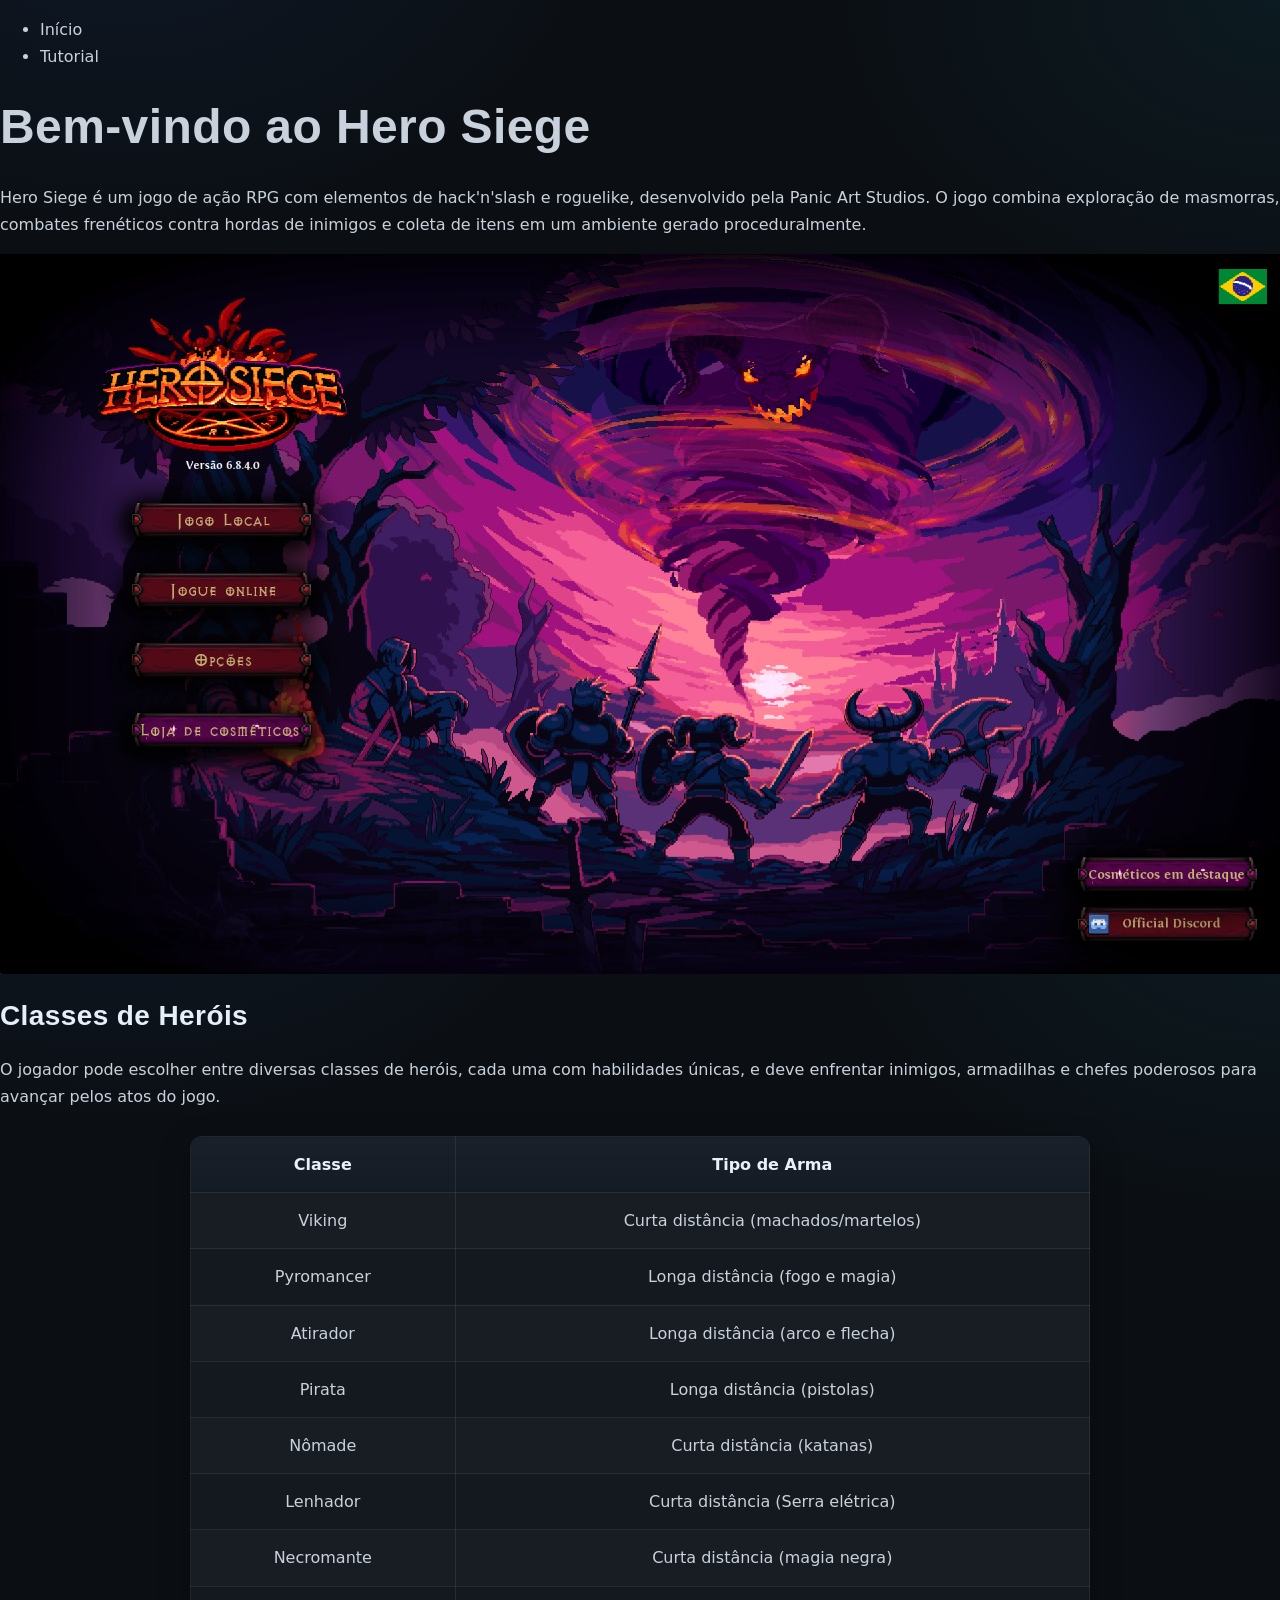
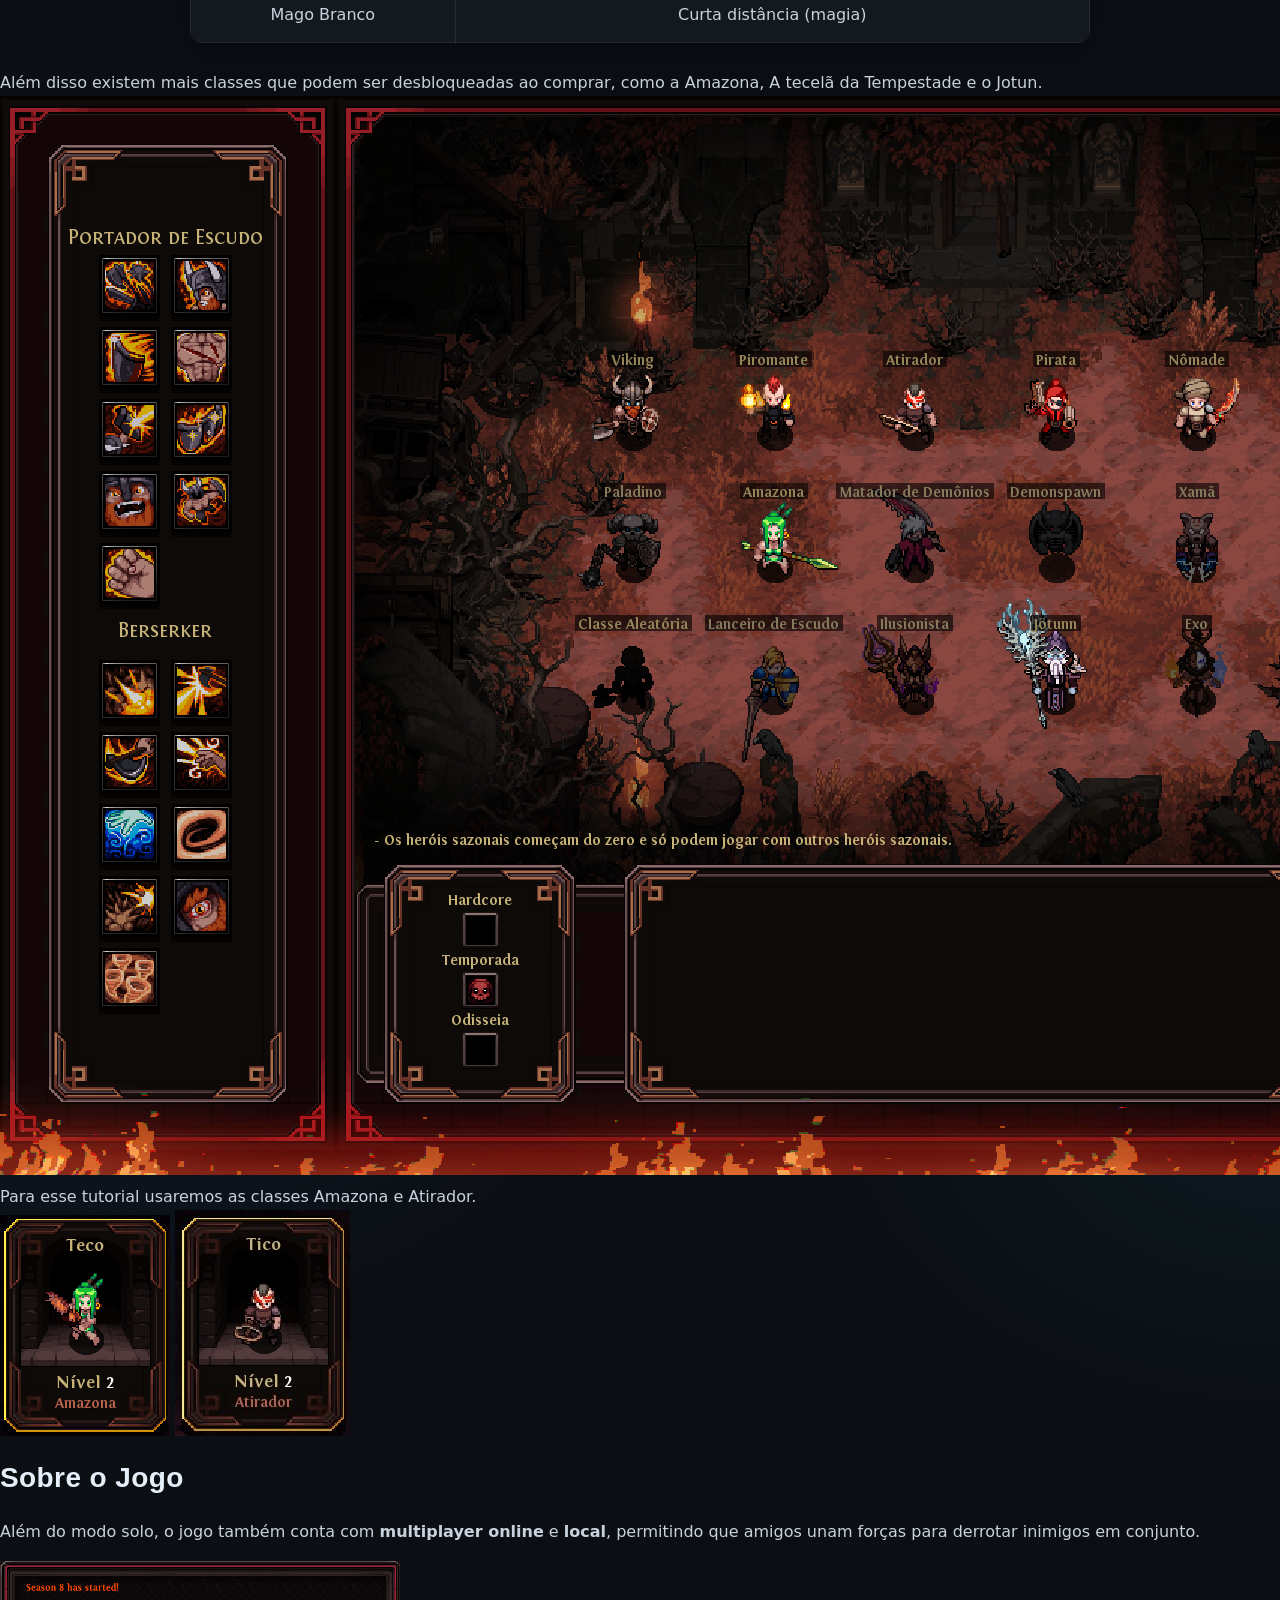
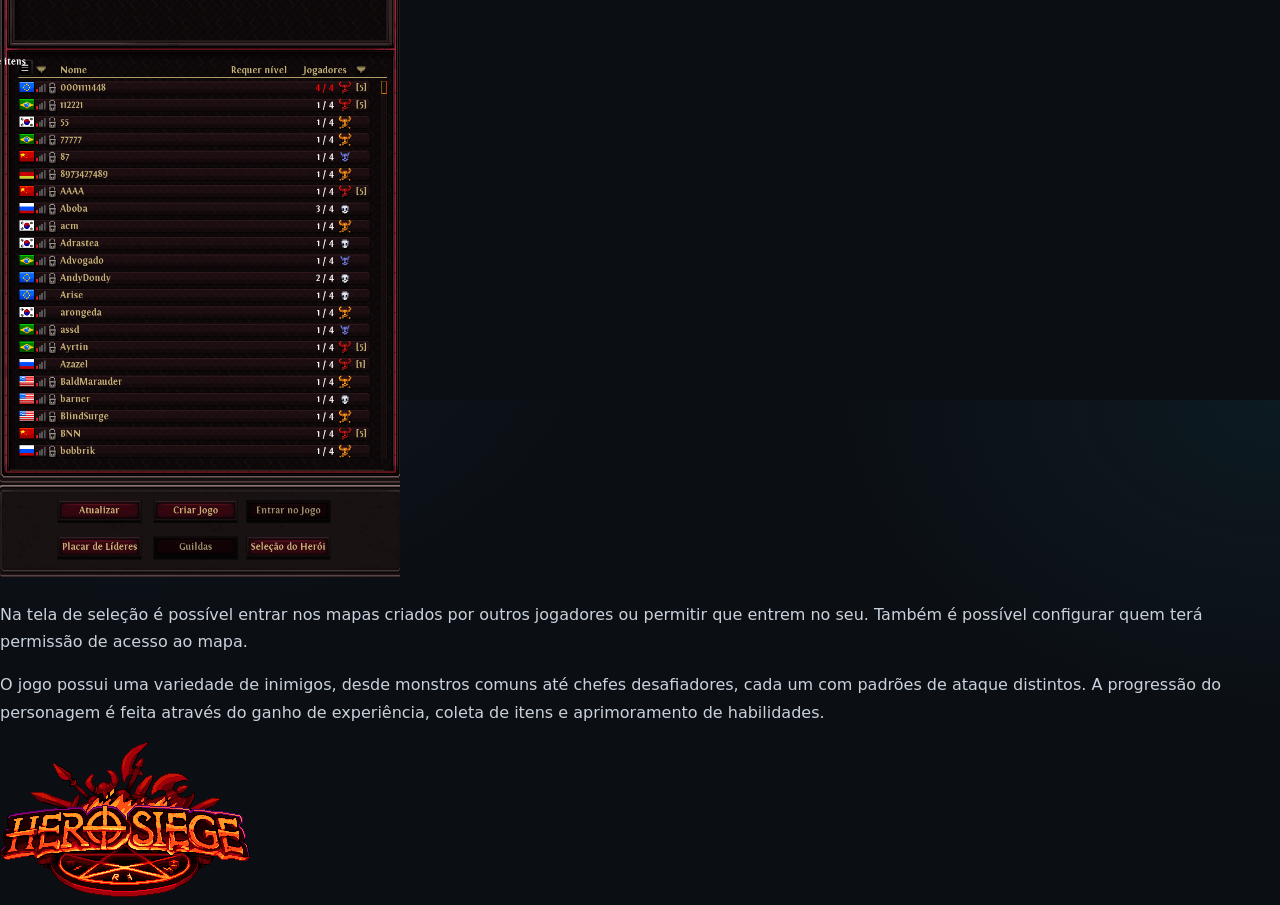
<file: Index.html>
<!DOCTYPE html>
<html lang="pt-br">
<head>
    <meta charset="UTF-8">
    <meta name="viewport" content="width=device-width, initial-scale=1.0">
    <title>Hero Siege</title>
    <link rel="stylesheet" href="CSS/style.css">
</head>
<body>
    <!-- Hero header com banner e navbar flutuante -->
    <header class="hero">
        <nav class="navbar">
            <ul class="nav-links">
                <li><a class="active" href="index.html">Início</a></li>
                <li><a href="tutorial.html">Tutorial</a></li>
            </ul>
        </nav>
    </header>

    <h1>Bem-vindo ao Hero Siege</h1>
    <p>Hero Siege é um jogo de ação RPG com elementos de hack'n'slash e roguelike, desenvolvido pela Panic Art Studios. O jogo combina exploração de masmorras, combates frenéticos contra hordas de inimigos e coleta de itens em um ambiente gerado proceduralmente.</p>

    <img src="Figuras/TelaInicial.jpg" alt="Tela inicial" class="telaCheia">
    
    <h2>Classes de Heróis</h2>
    
    <p>O jogador pode escolher entre diversas classes de heróis, cada uma com habilidades únicas, e deve enfrentar inimigos, armadilhas e chefes poderosos para avançar pelos atos do jogo.</p>

    <table>
        <tr>
            <th>Classe</th>
            <th>Tipo de Arma</th>
        </tr>
        <tr>
            <td>Viking</td>
            <td>Curta distância (machados/martelos)</td>
        </tr>
        <tr>
            <td>Pyromancer</td>
            <td>Longa distância (fogo e magia)</td>
        </tr>
        <tr>
            <td>Atirador</td>
            <td>Longa distância (arco e flecha)</td>
        </tr>
        <tr>
            <td>Pirata</td>
            <td>Longa distância (pistolas)</td>
        </tr>
        <tr>
            <td>Nômade</td>
            <td>Curta distância (katanas)</td>
        </tr>
        <tr>
            <td>Lenhador</td>
            <td>Curta distância (Serra elétrica)</td>
        </tr>
        <tr>
            <td>Necromante</td>
            <td>Curta distância (magia negra)</td>
        </tr>
        <tr>
            <td>Mago Branco</td>
            <td>Curta distância (magia)</td>
        </tr>
    </table>

    Além disso existem mais classes que podem ser desbloqueadas ao comprar, como a Amazona, A tecelã da Tempestade e o Jotun.

    <img src="Figuras/SelecaoPersonagens.png" alt="Seleção de Heróis" class="telaCheia"/>
    
    Para esse tutorial usaremos as classes Amazona e Atirador.
    <div class="container-imagens">
        <img src="Figuras/AmazonaFofinha.png" alt="Amazona Fofinha" class="personagem-img">
        <img src="Figuras/AtiradorFofinho.jpg" alt="Atirador Fofinho" class="personagem-img">
    </div>


    <h2>Sobre o Jogo</h2>
    <p>Além do modo solo, o jogo também conta com <strong>multiplayer online</strong> e <strong>local</strong>, permitindo que amigos unam forças para derrotar inimigos em conjunto.</p>
    <img src="Figuras/selecao.png" alt="Logo do Hero Siege" />
    <p>Na tela de seleção é possível entrar nos mapas criados por outros jogadores ou permitir que entrem no seu. Também é possível configurar quem terá permissão de acesso ao mapa.</p>
    <p>O jogo possui uma variedade de inimigos, desde monstros comuns até chefes desafiadores, cada um com padrões de ataque distintos. A progressão do personagem é feita através do ganho de experiência, coleta de itens e aprimoramento de habilidades.</p>
    <img src="Figuras/logo_hs.png" alt="Logo do Hero Siege" />
</body>
</html>
</file>
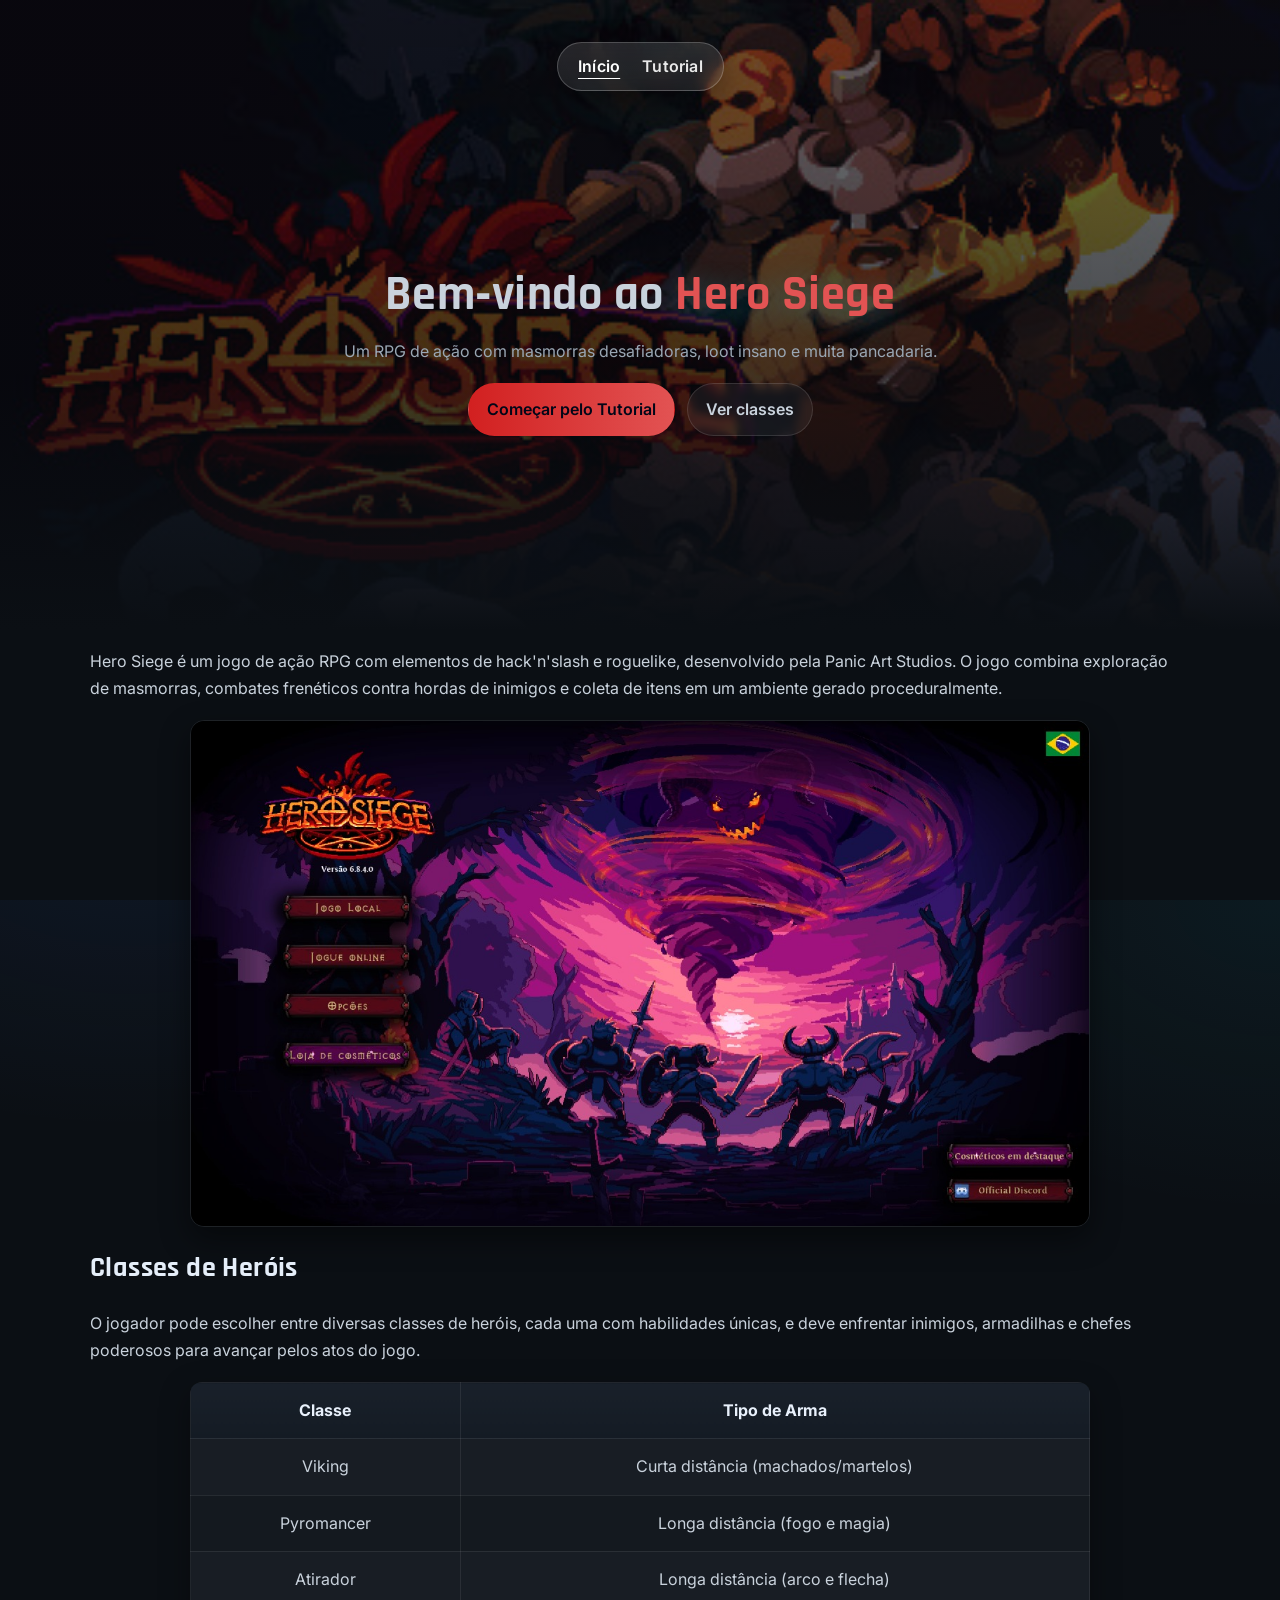
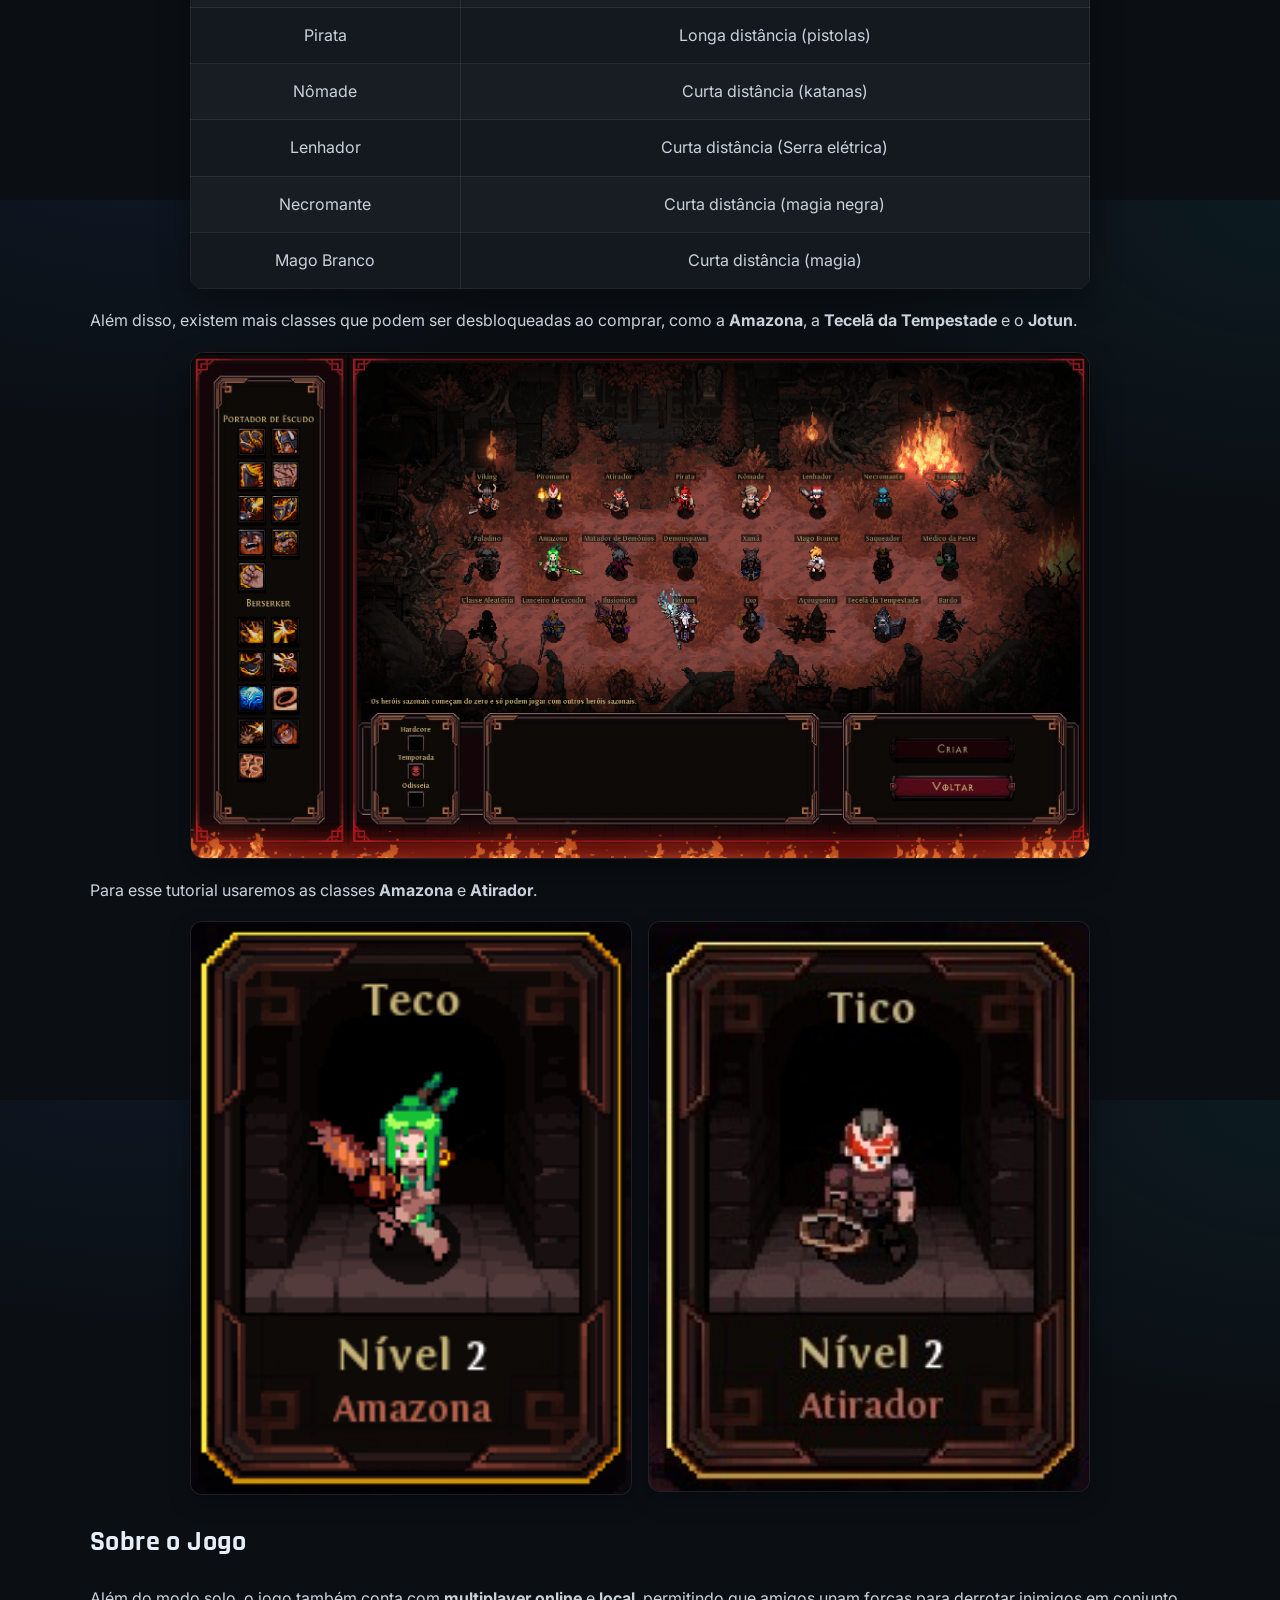
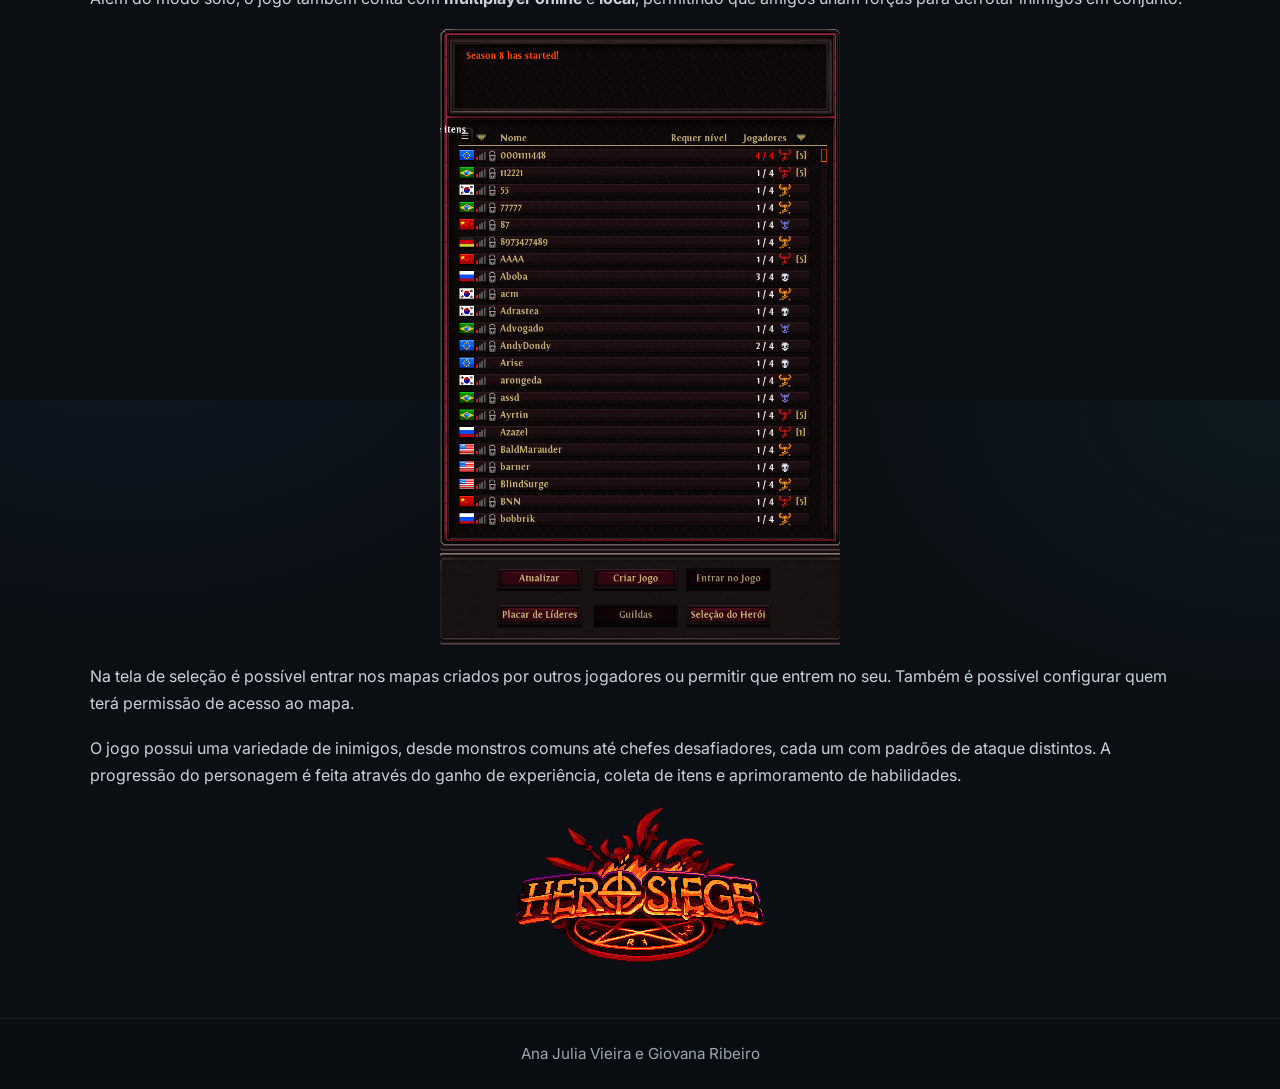
<file: index.html>
<!DOCTYPE html>
<html lang="pt-br">
<head>
    <meta charset="UTF-8">
    <meta name="viewport" content="width=device-width, initial-scale=1.0">
    <meta name="description" content="Guia rápido e visual do jogo Hero Siege: classes, dicas e tutorial em português.">
    <title>Hero Siege</title>
    <!-- Google Fonts -->
    <link href="https://fonts.googleapis.com/css2?family=Inter:wght@400;600;700;800&family=Rajdhani:wght@600;700&display=swap" rel="stylesheet">
    <link rel="stylesheet" href="CSS/style.css">
    <meta name="theme-color" content="#0b0f14">
    <link rel="preload" href="Figuras/header.jpg" as="image">
    <link rel="preload" href="Figuras/TelaInicial.jpg" as="image">
    <link rel="preload" href="Figuras/SelecaoPersonagens.png" as="image">
    
</head>
<body>
    <header class="cabecalho">
        <nav class="barra-navegacao">
            <ul class="links-navegacao">
                <li><a class="ativo" href="index.html">Início</a></li>
                <li><a href="tutorial.html">Tutorial</a></li>
            </ul>
        </nav>
        <div class="conteudo-cabecalho conteiner">
            <h1 class="titulo-cabecalho">Bem‑vindo ao <span>Hero Siege</span></h1>
            <p class="subtitulo-cabecalho">Um RPG de ação com masmorras desafiadoras, loot insano e muita pancadaria.</p>
            <div class="acoes-cabecalho">
                <a class="botao botao-principal" href="tutorial.html">Começar pelo Tutorial</a>
                <a class="botao botao-transparente" href="#classes">Ver classes</a>
            </div>
        </div>
    </header>

    <main class="conteiner fluxo-conteudo">
        <p>Hero Siege é um jogo de ação RPG com elementos de hack'n'slash e roguelike, desenvolvido pela Panic Art Studios. O jogo combina exploração de masmorras, combates frenéticos contra hordas de inimigos e coleta de itens em um ambiente gerado proceduralmente.</p>

        <img src="Figuras/TelaInicial.jpg" alt="Tela inicial" class="imagem-cheia" loading="lazy">
        
        <h2 id="classes">Classes de Heróis</h2>
        
        <p>O jogador pode escolher entre diversas classes de heróis, cada uma com habilidades únicas, e deve enfrentar inimigos, armadilhas e chefes poderosos para avançar pelos atos do jogo.</p>

        <table>
            <tr>
                <th>Classe</th>
                <th>Tipo de Arma</th>
            </tr>
            <tr>
                <td>Viking</td>
                <td>Curta distância (machados/martelos)</td>
            </tr>
            <tr>
                <td>Pyromancer</td>
                <td>Longa distância (fogo e magia)</td>
            </tr>
            <tr>
                <td>Atirador</td>
                <td>Longa distância (arco e flecha)</td>
            </tr>
            <tr>
                <td>Pirata</td>
                <td>Longa distância (pistolas)</td>
            </tr>
            <tr>
                <td>Nômade</td>
                <td>Curta distância (katanas)</td>
            </tr>
            <tr>
                <td>Lenhador</td>
                <td>Curta distância (Serra elétrica)</td>
            </tr>
            <tr>
                <td>Necromante</td>
                <td>Curta distância (magia negra)</td>
            </tr>
            <tr>
                <td>Mago Branco</td>
                <td>Curta distância (magia)</td>
            </tr>
        </table>

        <p>Além disso, existem mais classes que podem ser desbloqueadas ao comprar, como a <strong>Amazona</strong>, a <strong>Tecelã da Tempestade</strong> e o <strong>Jotun</strong>.</p>

        <img src="Figuras/SelecaoPersonagens.png" alt="Tela de seleção de heróis" class="imagem-cheia" loading="lazy" />
        
        <p>Para esse tutorial usaremos as classes <strong>Amazona</strong> e <strong>Atirador</strong>.</p>
        <div class="grade-imagens">
            <img src="Figuras/AmazonaFofinha.png" alt="Amazona" class="imagem-personagem" loading="lazy">
            <img src="Figuras/AtiradorFofinho.jpg" alt="Atirador" class="imagem-personagem" loading="lazy">
        </div>

        <h2>Sobre o Jogo</h2>
        <p>Além do modo solo, o jogo também conta com <strong>multiplayer online</strong> e <strong>local</strong>, permitindo que amigos unam forças para derrotar inimigos em conjunto.</p>
        <img src="Figuras/selecao.png" alt="Opções de seleção de salas e multiplayer" loading="lazy" class="imagem-centralizada" />
        <p>Na tela de seleção é possível entrar nos mapas criados por outros jogadores ou permitir que entrem no seu. Também é possível configurar quem terá permissão de acesso ao mapa.</p>
        <p>O jogo possui uma variedade de inimigos, desde monstros comuns até chefes desafiadores, cada um com padrões de ataque distintos. A progressão do personagem é feita através do ganho de experiência, coleta de itens e aprimoramento de habilidades.</p>
        <img src="Figuras/logo_hs.png" alt="Logo do Hero Siege" loading="lazy" class="imagem-centralizada" />
    </main>

    <footer class="rodape-site">
        <div class="conteiner">
            <span>Ana Julia Vieira e Giovana Ribeiro</span>
        </div>
    </footer>
</body>
</html>
</file>
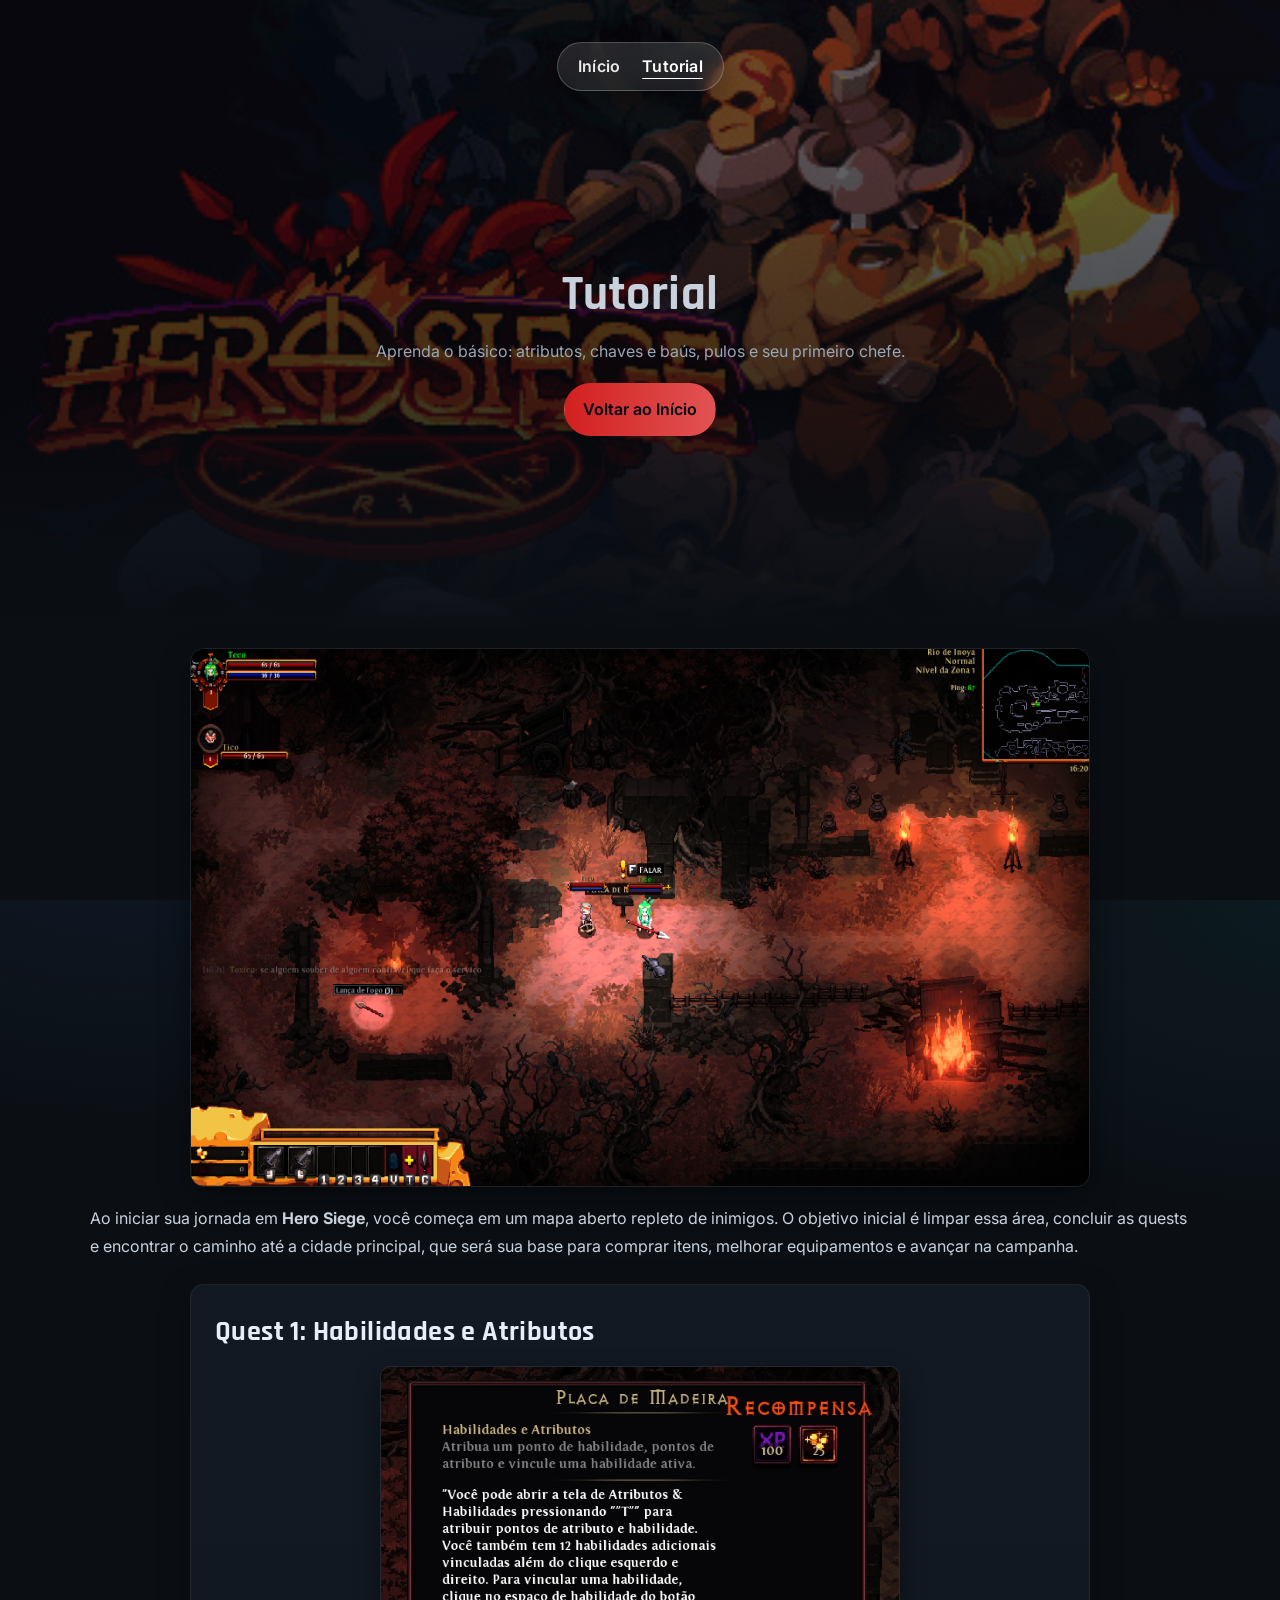
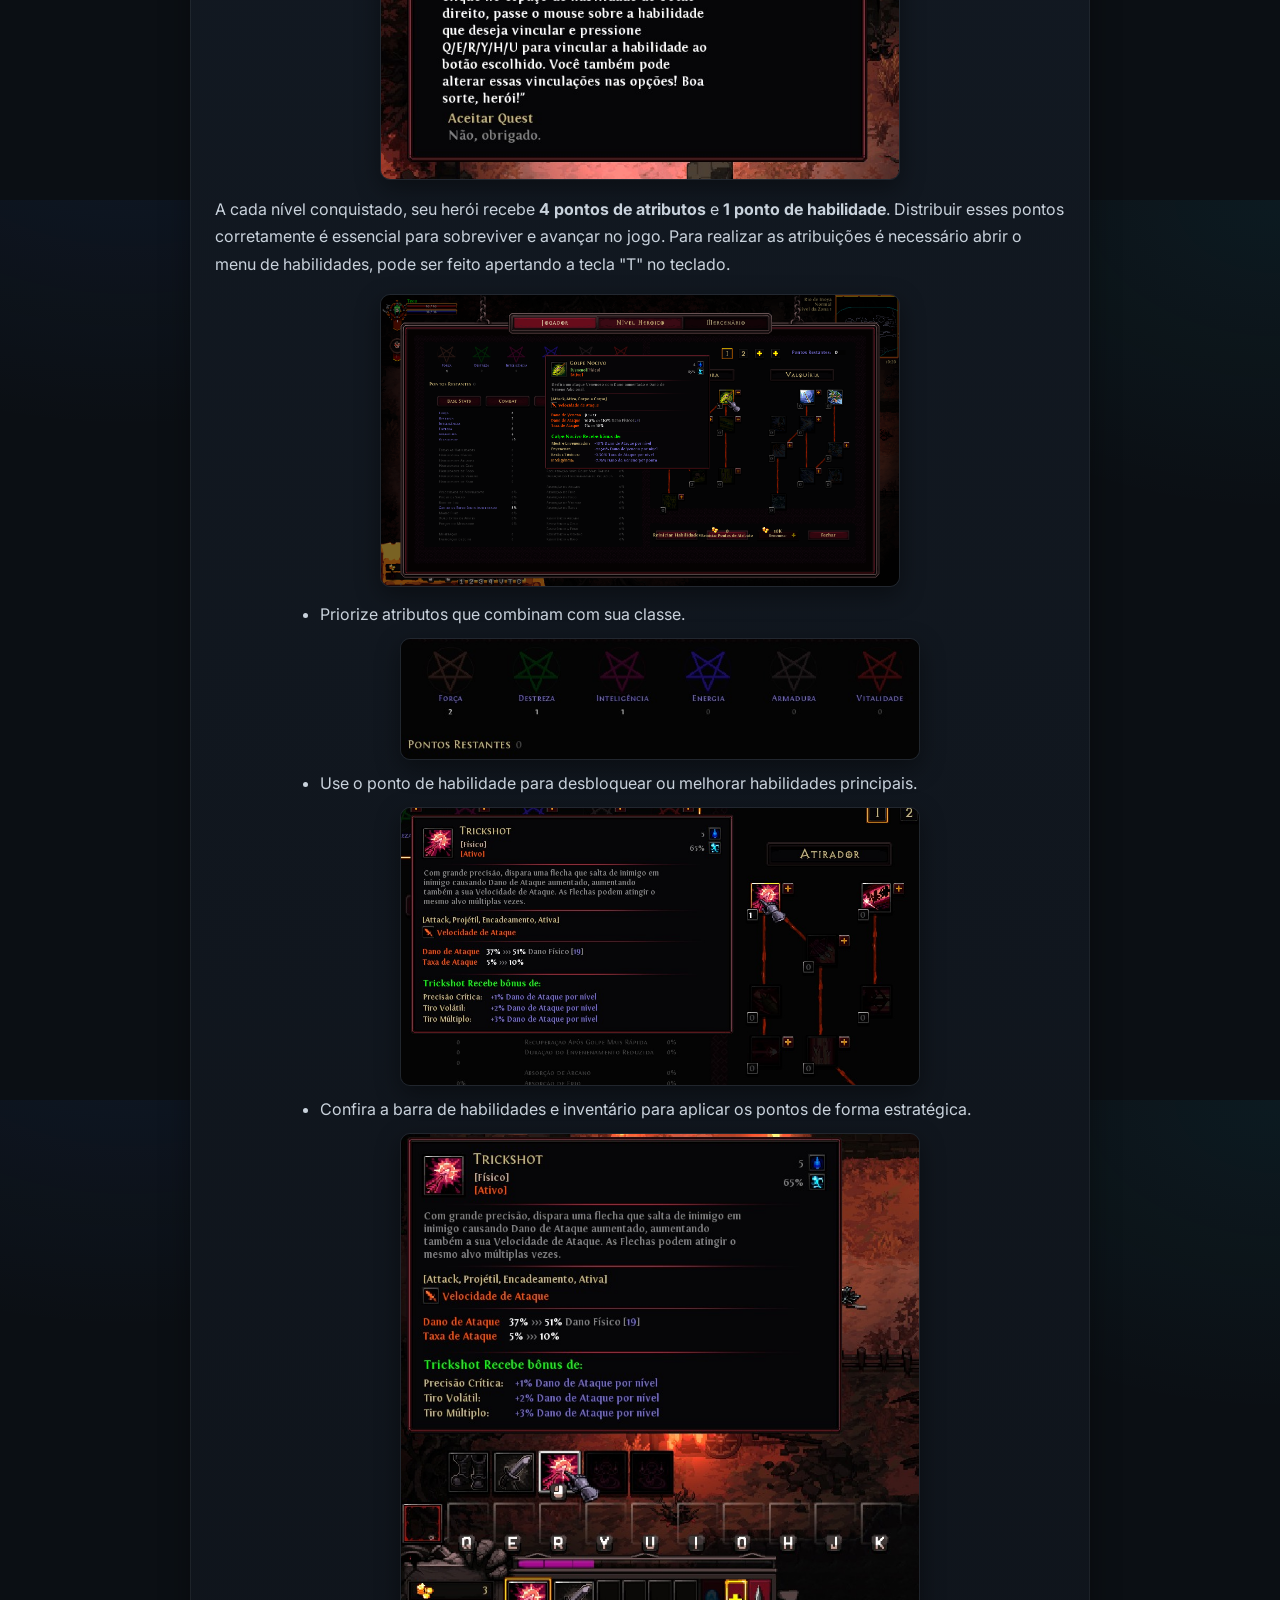
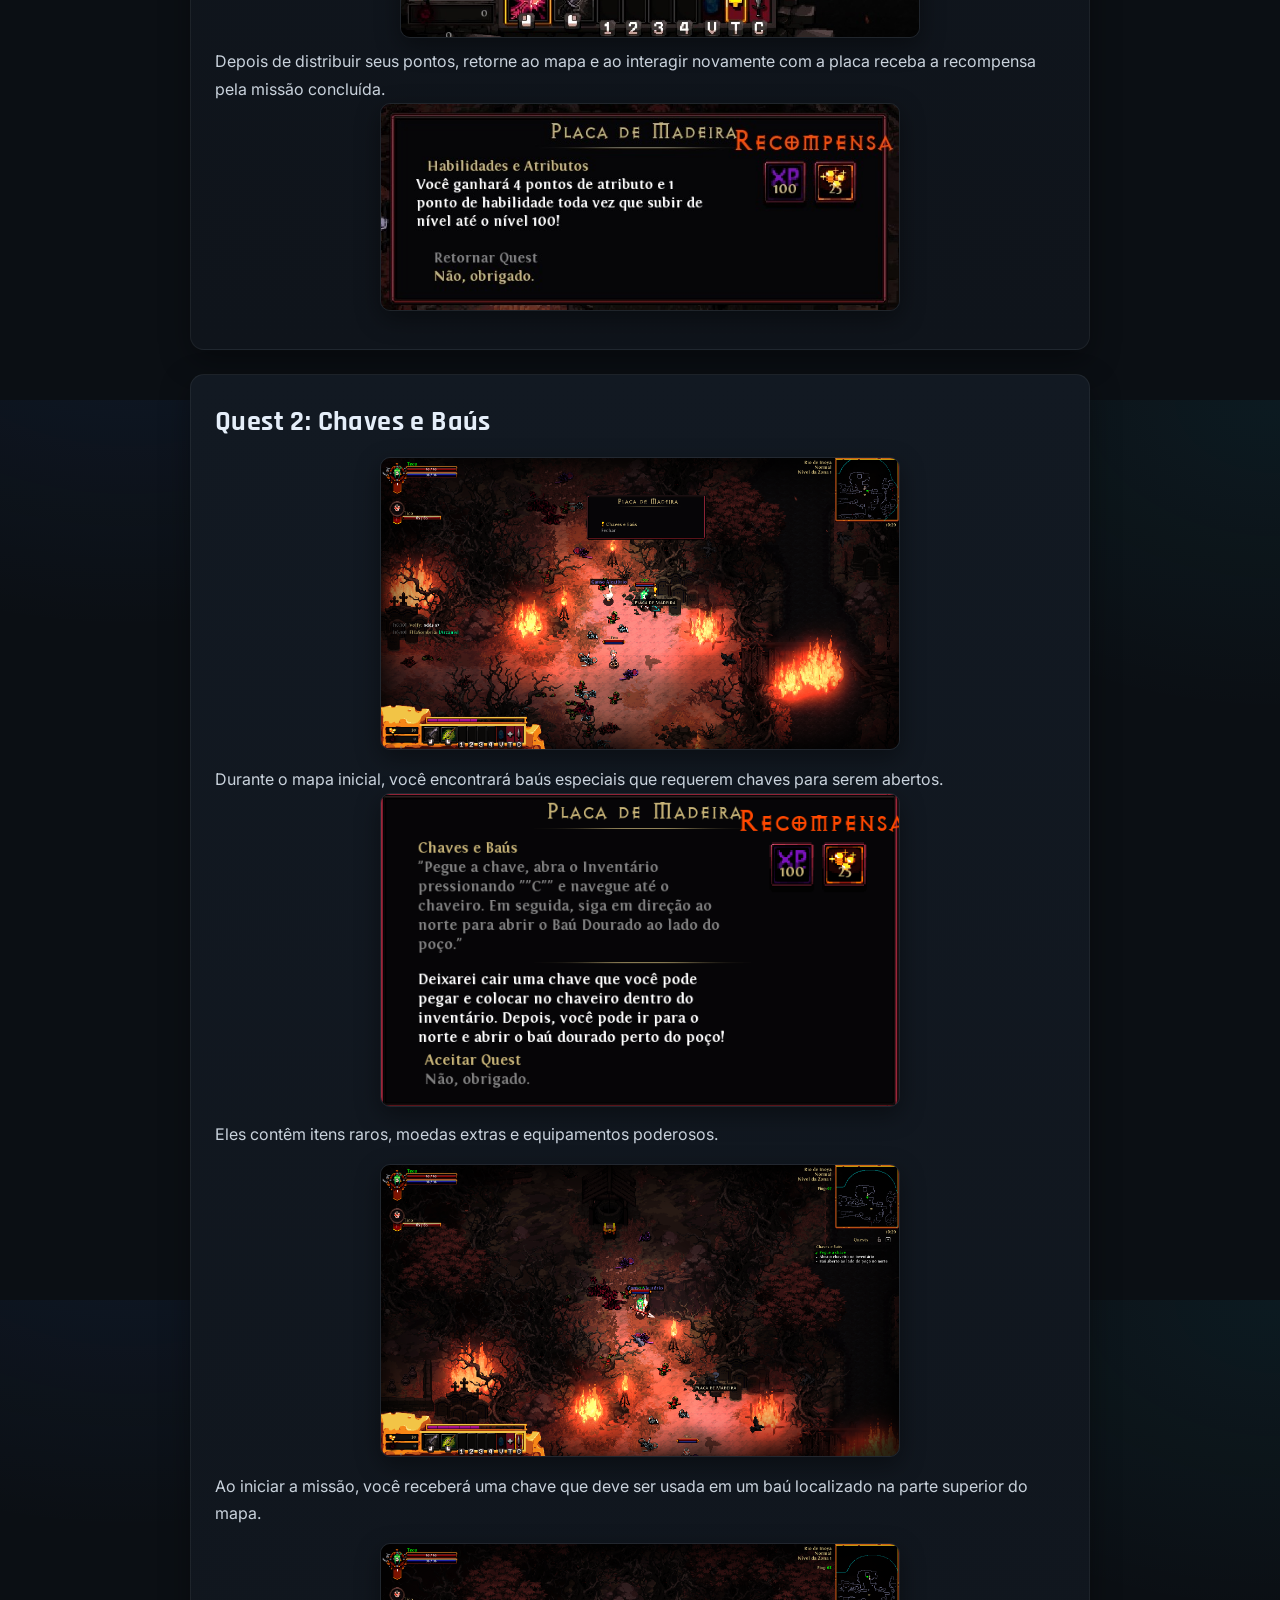
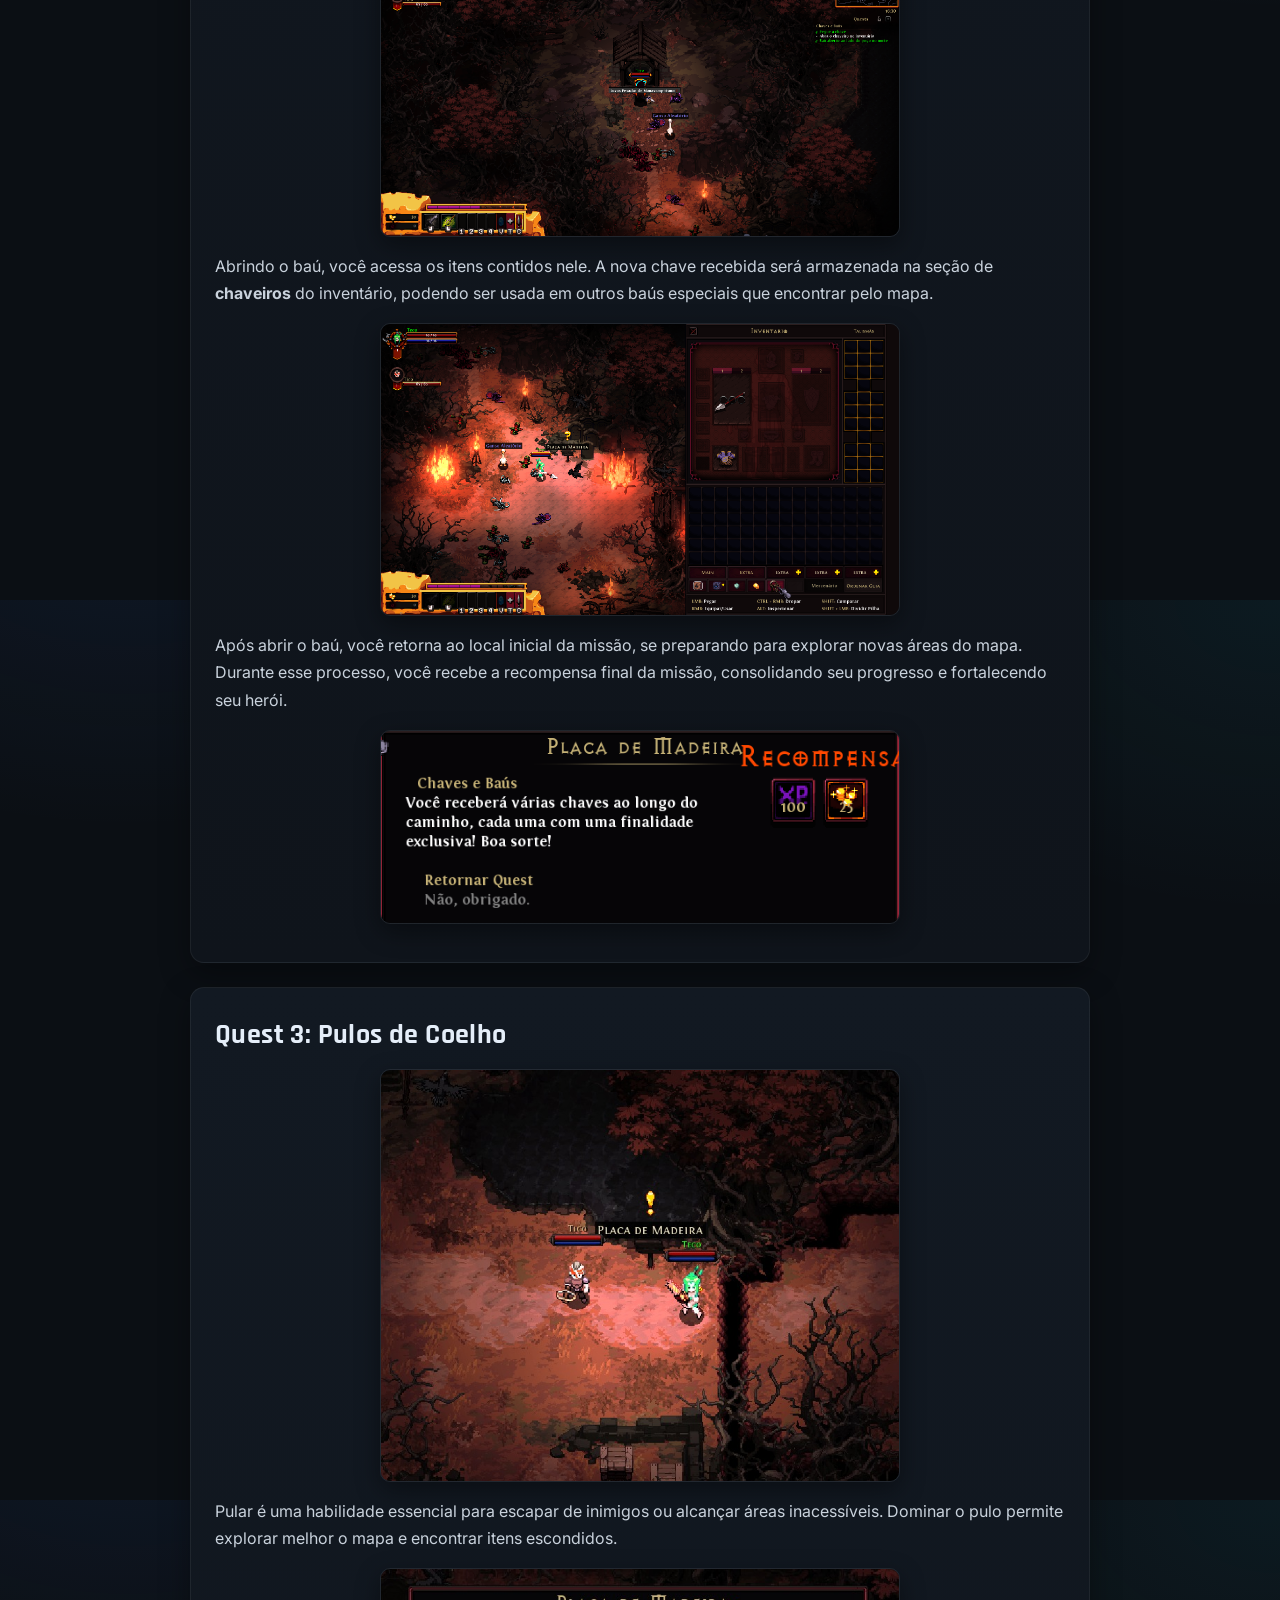
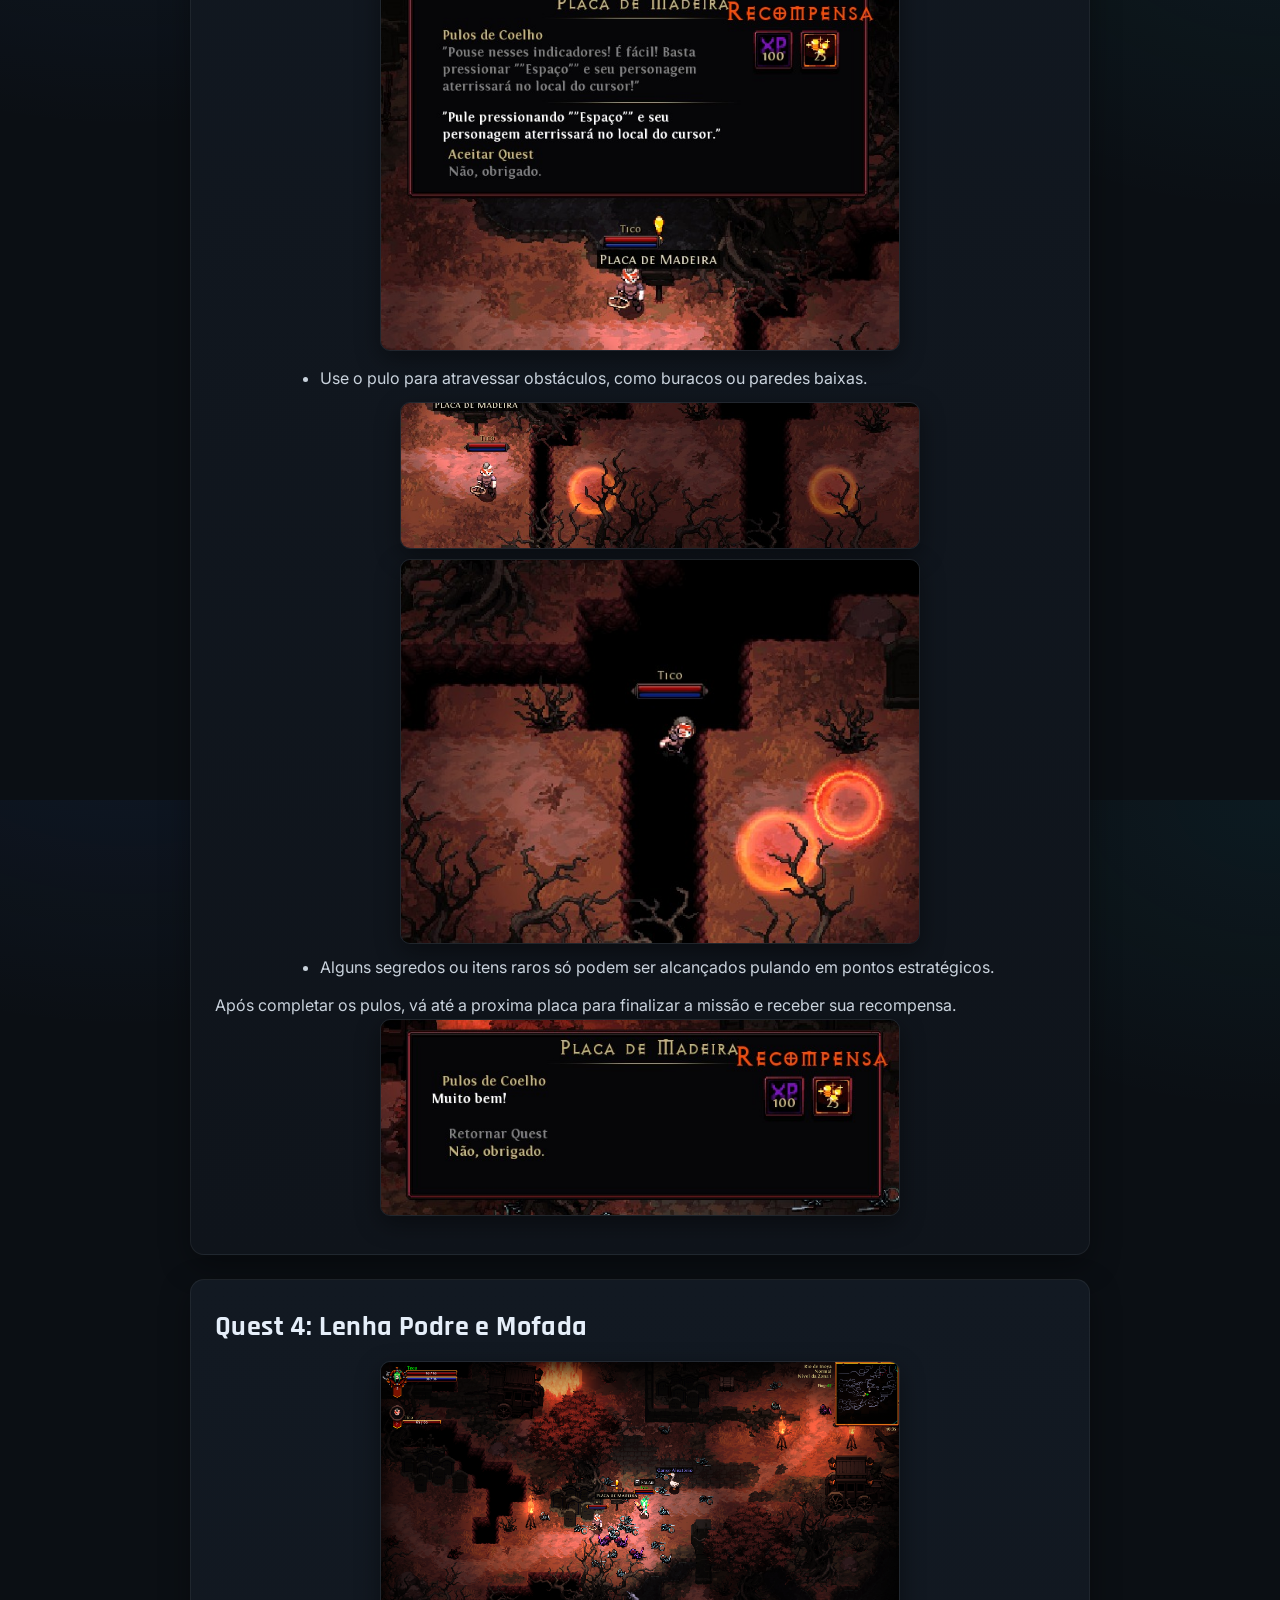
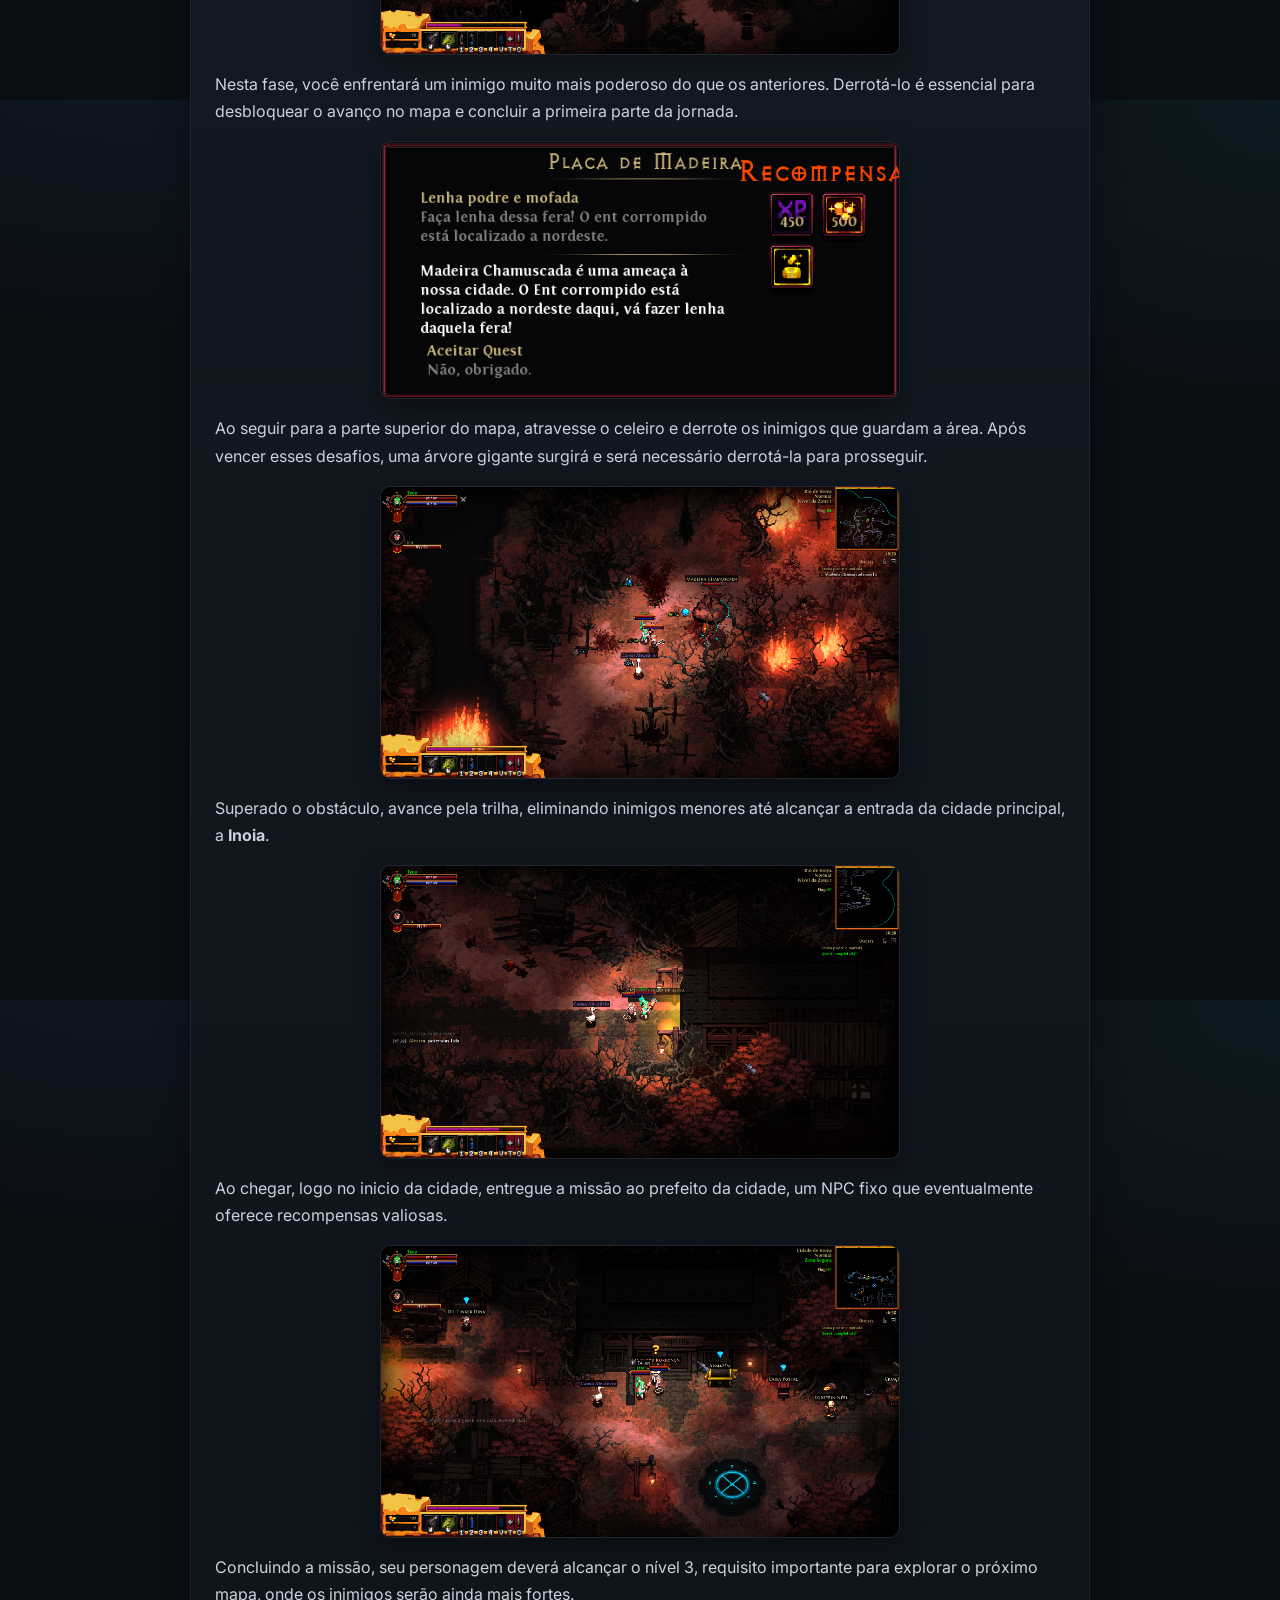
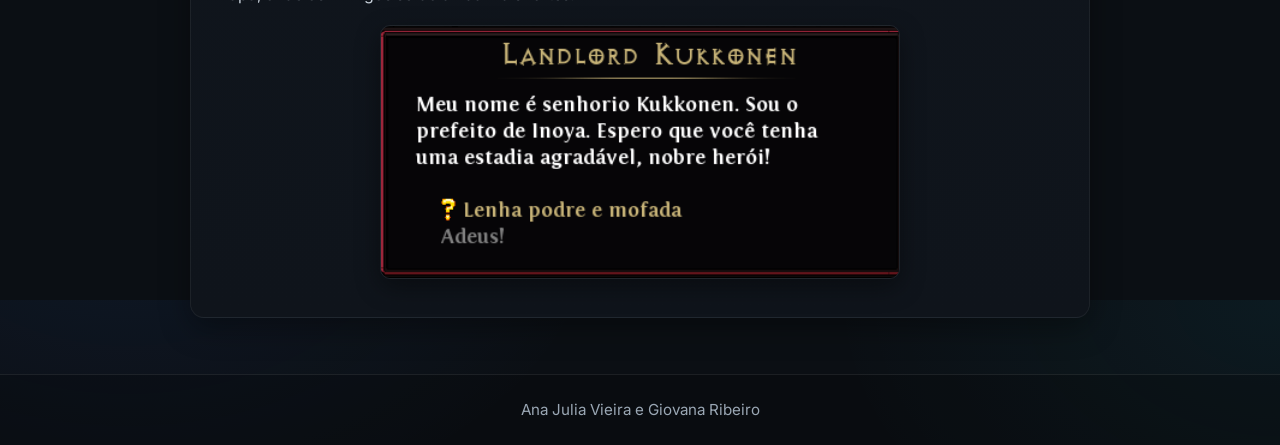
<file: tutorial.html>
<!DOCTYPE html>
<html lang="pt-br">
<head>
    <meta charset="UTF-8">
    <meta name="viewport" content="width=device-width, initial-scale=1.0">
    <title>Tutorial</title>
    <link href="https://fonts.googleapis.com/css2?family=Inter:wght@400;600;700;800&family=Rajdhani:wght@600;700&display=swap" rel="stylesheet">
    <link rel="stylesheet" href="CSS/style.css">
    <meta name="theme-color" content="#0b0f14">
    <link rel="preload" href="Figuras/header.jpg" as="image">
</head>
<body>

    <header class="cabecalho">
        <nav class="barra-navegacao">
            <ul class="links-navegacao">
                <li><a href="index.html">Início</a></li>
                <li><a class="ativo" href="tutorial.html">Tutorial</a></li>
            </ul>
        </nav>
        <div class="conteudo-cabecalho conteiner">
            <h1 class="titulo-cabecalho">Tutorial</h1>
            <p class="subtitulo-cabecalho">Aprenda o básico: atributos, chaves e baús, pulos e seu primeiro chefe.</p>
            <div class="acoes-cabecalho">
                <a class="botao botao-principal" href="index.html">Voltar ao Início</a>
            </div>
        </div>
    </header>

    <main class="conteiner fluxo-conteudo">
        <img src="Figuras/MissaoPrimeiraLugar.png" alt="Distribuindo pontos de atributo e habilidade" class="imagem-cheia" loading="lazy">

        <p>Ao iniciar sua jornada em <strong>Hero Siege</strong>, você começa em um mapa aberto repleto de inimigos.
        O objetivo inicial é limpar essa área, concluir as quests e encontrar o caminho até a cidade principal, que será sua base
        para comprar itens, melhorar equipamentos e avançar na campanha.
        </p>

    <div class="missao">
            <h2>Quest 1: Habilidades e Atributos</h2>

        <img src="Figuras/MissaoHabilidadesAtributos.jpg" alt="Distribuindo pontos de atributo e habilidade" loading="lazy">

            <p>
                A cada nível conquistado, seu herói recebe <strong>4 pontos de atributos</strong> e <strong>1 ponto de habilidade</strong>. 
                Distribuir esses pontos corretamente é essencial para sobreviver e avançar no jogo. Para realizar as atribuições é necessário abrir o menu de habilidades,
                pode ser feito apertando a tecla "T" no teclado.
            </p>

        <img src="Figuras/HabilidadesAmazona.png" alt="Primeira missão" class="imagem-cheia" loading="lazy">

            <ul>
                <li>Priorize atributos que combinam com sua classe.</li>
                <img src="Figuras/AtributosMissao1.jpg" alt="Atributos do herói" loading="lazy">
                <li>Use o ponto de habilidade para desbloquear ou melhorar habilidades principais.</li>
                <img src="Figuras/ColocandoHabilidadeMissaoPrimeira.jpg" alt="Distribuindo habilidade" loading="lazy">
                <li>Confira a barra de habilidades e inventário para aplicar os pontos de forma estratégica.</li>
                <img src="Figuras/AssociandoHabilidadeMissaoPrimeira.jpg" alt="Associando habilidade à barra" loading="lazy">
            </ul>

            Depois de distribuir seus pontos, retorne ao mapa e ao interagir novamente com a placa receba a recompensa pela missão concluída.
            <img src="Figuras/RetornandoMissaoPrimeira.jpg" alt="Retorno da primeira missão" class="imagem-cheia" loading="lazy">
        </div>

        <div class="missao">
            <h2>Quest 2: Chaves e Baús</h2>
            <img src="Figuras/InicioMissaoBau.png" alt="Missão dos baús" loading="lazy">
            <p>
                Durante o mapa inicial, você encontrará baús especiais que requerem chaves para serem abertos.
            
                <img src="Figuras/MissaoBau.png" alt="Placa com missão do baú" loading="lazy">
                Eles contêm itens raros, moedas extras e equipamentos poderosos.
            </p>
            <img src="Figuras/LugarBauMissaoBau.png" alt="Local do baú da missão" loading="lazy">

            <p>Ao iniciar a missão, você receberá uma chave que deve ser usada em um baú localizado na parte superior do mapa. </p>

            <img src="Figuras/abrindoBauMissaoBau.png" alt="Abrindo baú especial" loading="lazy">

            <p>
            Abrindo o baú, você acessa os itens contidos nele. A nova chave recebida será armazenada na seção de <strong>chaveiros</strong> do inventário,
            podendo ser usada em outros baús especiais que encontrar pelo mapa.
            </p>

            <img src="Figuras/abrindoChaveiro|MissaoBau.png" alt="Acessando chaveiro no inventário" loading="lazy">

            <p>
            Após abrir o baú, você retorna ao local inicial da missão, se preparando para explorar novas áreas do mapa. Durante esse processo, você recebe a recompensa final da missão, consolidando seu progresso e fortalecendo seu herói.
            </p>

            <img src="Figuras/RecompensaMissaoBau.png" alt="Recompensa da missão" loading="lazy">
        </div>

        <div class="missao">
            <h2>Quest 3: Pulos de Coelho</h2>

            <img src="Figuras/LocalMissaoPulo.jpg" alt="Início da missão do pulo" loading="lazy">

            <p>
                Pular é uma habilidade essencial para escapar de inimigos ou alcançar áreas inacessíveis.
                Dominar o pulo permite explorar melhor o mapa e encontrar itens escondidos.
            </p>
            <img src="Figuras/MissaoPulos.jpg" alt="Missão do pulo" loading="lazy">
            <ul>
                <li>Use o pulo para atravessar obstáculos, como buracos ou paredes baixas.</li>
                <img src="Figuras/LocaisPuloMissaoPulo.jpg" alt="Pulando em obstáculos" loading="lazy">
                <img src="Figuras/PulandoMissaoPulo.jpg" alt="Pulando em obstáculos" loading="lazy">
                <li>Alguns segredos ou itens raros só podem ser alcançados pulando em pontos estratégicos.</li>
            </ul>

            Após completar os pulos, vá até a proxima placa para finalizar a missão e receber sua recompensa.
            <img src="Figuras/RecompensaMissaoPular.jpg" alt="Finalizando missão do pulo" loading="lazy">
            
        </div>

        <div class="missao">
            <h2>Quest 4: Lenha Podre e Mofada</h2>

            <img src="Figuras/PlacaMissaoBrocolis.png" alt="Placa da missão do brócolis" loading="lazy">
            <p>
                Nesta fase, você enfrentará um inimigo muito mais poderoso do que os anteriores. 
                Derrotá-lo é essencial para desbloquear o avanço no mapa e concluir a primeira parte da jornada.
            </p>

            <img src="Figuras/missaoBrocolis.png" alt="Derrotando inimigo mais forte" loading="lazy">
            <p>
                Ao seguir para a parte superior do mapa, atravesse o celeiro e derrote os inimigos que guardam a área. 
                Após vencer esses desafios, uma árvore gigante surgirá e será necessário derrotá-la para prosseguir.
            </p>

            <img src="Figuras/matandoBrocolis.png" alt="Atacando o inimigo" loading="lazy">
            <p>
                Superado o obstáculo, avance pela trilha, eliminando inimigos menores até alcançar a entrada da cidade principal, a <strong>Inoia</strong>.
            </p>

            <img src="Figuras/EntradaCidade.png" alt="Entrada da cidade principal" loading="lazy">
            <p>
                Ao chegar, logo no inicio da cidade, entregue a missão ao prefeito da cidade, um NPC fixo que eventualmente oferece recompensas valiosas.
            </p>

            <img src="Figuras/NPCMissaobrocolisFim.png" alt="NPC prefeito" loading="lazy">
            <p>
                Concluindo a missão, seu personagem deverá alcançar o nível 3, requisito importante para explorar o próximo mapa, onde os inimigos serão ainda mais fortes.
            </p>

            <img src="Figuras/fimMissaoBrocolis.png" alt="Fim da missão do brócolis" loading="lazy">
        </div>

    </main>

    <footer class="rodape-site">
        <div class="conteiner">
            <span>Ana Julia Vieira e Giovana Ribeiro</span>
        </div>
    </footer>
</body>
</html>
</file>
<file: CSS/style.css>
/* ===== Tema e reset ===== */
:root {
  --bg: #0b0f14;
  --panel: #121922;
  --panel-2: #0f141b;
  --text: #c9d2dc;
  --muted: #9aa7b4;
  --accent: #d22020;
  --accent-2: #e25353;
  --success: #e20000;
  --shadow: 0 10px 30px rgba(0,0,0,.35);
  --radius: 14px;
}

* {
  box-sizing: border-box;
}

html {
  height: 100%;
  scroll-behavior: smooth;
}

body {
  height: 100%;
  font-family: "Inter", system-ui, -apple-system, Segoe UI, Roboto, Arial, sans-serif;
  line-height: 1.7;
  margin: 0;
  background:
    radial-gradient(1200px 800px at 10% -10%, rgba(59,130,246,.08), transparent 40%),
    radial-gradient(1000px 700px at 100% 0%, rgba(34,211,238,.06), transparent 45%),
    var(--bg);
  color: var(--text);
}

a {
  color: var(--text);
  text-decoration: none;
}

a:hover {
  color: #fff;
}

/* Containers utilitários */
.conteiner {
  width: min(1100px, 92%);
  margin-inline: auto;
}

.fluxo-conteudo > * {
  margin-block: 1.1rem;
}

/* ===== Cabeçalho (Hero) ===== */
.cabecalho {
  position: relative;
  min-height: 70vh;
  display: grid;
  place-items: start center;
  padding: 32px 0 64px;
  background: url('../Figuras/header.jpg') center/cover no-repeat;
}

.cabecalho::after {
  content: "";
  position: absolute;
  inset: 0;
  background: linear-gradient(180deg, rgba(5,8,13,.55), rgba(5,8,13,.75) 60%, var(--bg));
}

.conteudo-cabecalho {
  position: relative;
  z-index: 1;
  text-align: center;
  margin-top: 48px;
}

.titulo-cabecalho {
  font: 800 3rem/1.1 "Rajdhani", sans-serif;
  letter-spacing: .5px;
  margin: 0;
}

.titulo-cabecalho span {
  color: var(--accent-2);
  text-shadow: 0 6px 30px rgba(34,211,238,.35);
}

.subtitulo-cabecalho {
  color: var(--muted);
  max-width: 60ch;
  margin-inline: auto;
}

.acoes-cabecalho {
  display: flex;
  gap: 12px;
  justify-content: center;
  flex-wrap: wrap;
  margin-top: 18px;
}

.botao {
  display: inline-flex;
  align-items: center;
  justify-content: center;
  padding: 12px 18px;
  border-radius: 999px;
  font-weight: 600;
  border: 1px solid transparent;
  transition: .2s ease;
  cursor: pointer;
  white-space: nowrap;
  backdrop-filter: blur(4px);
}

.botao-principal {
  background: linear-gradient(90deg, var(--accent) 0%, var(--accent-2) 100%);
  color: #020617;
}

.botao-principal:hover {
  filter: brightness(1.08);
  transform: translateY(-1px);
}

.botao-transparente {
  background: rgba(255,255,255,.06);
  color: var(--text);
  border-color: rgba(255,255,255,.12);
}

.botao-transparente:hover {
  background: rgba(255,255,255,.12);
}

/* ===== Barra de navegação (Glass) ===== */
.barra-navegacao {
  position: relative;
  z-index: 2;
  align-self: start;
  margin-top: 10px;
  background: linear-gradient(180deg, rgba(255,255,255,.12), rgba(255,255,255,.08));
  border: 1px solid rgba(255,255,255,.22);
  color: #fff;
  padding: 10px 20px;
  border-radius: 999px;
  display: flex;
  justify-content: center;
  gap: 18px;
  box-shadow: var(--shadow);
  backdrop-filter: blur(10px);
}

.links-navegacao {
  list-style: none;
  display: flex;
  gap: 22px;
  margin: 0;
  padding: 0;
}

.links-navegacao a {
  color: #fff;
  font-weight: 600;
  letter-spacing:.2px;
  opacity: .9;
}

.links-navegacao a:hover {
  opacity: 1;
}

.links-navegacao a.ativo {
  opacity: 1;
  text-decoration: underline;
  text-underline-offset: 6px;
}

/* ===== Títulos e textos ===== */
h1, h2 {
  font-family: "Rajdhani", sans-serif;
  letter-spacing: .4px;
  margin: .6rem 0;
}

h1 {
  font-weight: 800;
  font-size: clamp(2rem, 1.5rem + 2vw, 3rem);
}

h2 {
  font-weight: 700;
  font-size: clamp(1.25rem, 1rem + 1vw, 1.75rem);
  color: #e5eef9;
}

p {
  color: var(--text);
}

/* ===== Mídia e utilitários de layout ===== */
.imagem-cheia {
  width: min(900px, 100%);
  height: auto;
  display: block;
  margin: 18px auto;
  border-radius: var(--radius);
  border: 1px solid rgba(255,255,255,.08);
  box-shadow: 0 12px 30px rgba(0,0,0,.45);
}

.grade-imagens {
  display: grid;
  grid-template-columns: repeat(auto-fit, minmax(180px,1fr));
  gap: 16px;
  width: min(900px,100%);
  margin: 12px auto 24px;
}

.imagem-personagem {
  width: 100%;
  height: auto;
  border-radius: 12px;
  border: 1px solid rgba(255,255,255,.08);
  box-shadow: 0 8px 20px rgba(0,0,0,.35);
  background: #0b0f14;
}

.imagem-centralizada {
  display: block;
  margin: 14px auto;
}

/* ===== Missões (cards) ===== */
.missao {
  background: linear-gradient(180deg, var(--panel), var(--panel-2));
  color: var(--text);
  padding: 24px;
  margin: 24px auto;
  width: min(900px, 100%);
  border-radius: var(--radius);
  box-shadow: var(--shadow);
  border: 1px solid rgba(255,255,255,.06);
}

.missao h2 {
  margin-top: 0;
}

.missao ul {
  text-align: left;
  margin: 10px auto;
  max-width: 720px;
}

.missao img {
  width: min(520px, 100%);
  height: auto;
  display: block;
  margin: 0 auto 14px;
  border-radius: 10px;
  box-shadow: 0 8px 24px rgba(0,0,0,.4);
  border: 1px solid rgba(255,255,255,.07);
}

.missao ul img,
.missao ol img {
  margin: 10px auto;
  width: min(520px,100%);
}

/* ===== Tabela ===== */
table {
  width: min(900px, 100%);
  margin: 26px auto;
  border-collapse: collapse;
  text-align: center;
  box-shadow: var(--shadow);
  border-radius: 12px;
  overflow: hidden;
  background: var(--panel-2);
}

th, td {
  padding: 14px 16px;
  border: 1px solid rgba(255,255,255,.08);
}

th {
  background: linear-gradient(180deg, #19202a, #141b24);
  color: #e8f0fb;
}

td {
  background: rgba(255,255,255,.02);
  color: var(--text);
}

tr:nth-child(even) td {
  background: rgba(255,255,255,.04);
}

tr:hover td {
  background: rgba(59,130,246,.1);
  color: #fff;
}

/* ===== Rodapé ===== */
.rodape-site {
  border-top: 1px solid rgba(255,255,255,.08);
  margin-top: 56px;
  padding: 22px 0;
  background: rgba(0,0,0,.2);
}

.rodape-site .conteiner {
  display: flex;
  align-items: center;
  justify-content: center;
  color: var(--muted);
  font-size: .95rem;
}

/* ===== Ajustes responsivos ===== */
@media (max-width: 700px) {
  .barra-navegacao {
    transform: scale(.95);
  }

  .conteudo-cabecalho {
    margin-top: 28px;
  }

  .titulo-cabecalho {
    font-size: 2.2rem;
  }
}
</file>
